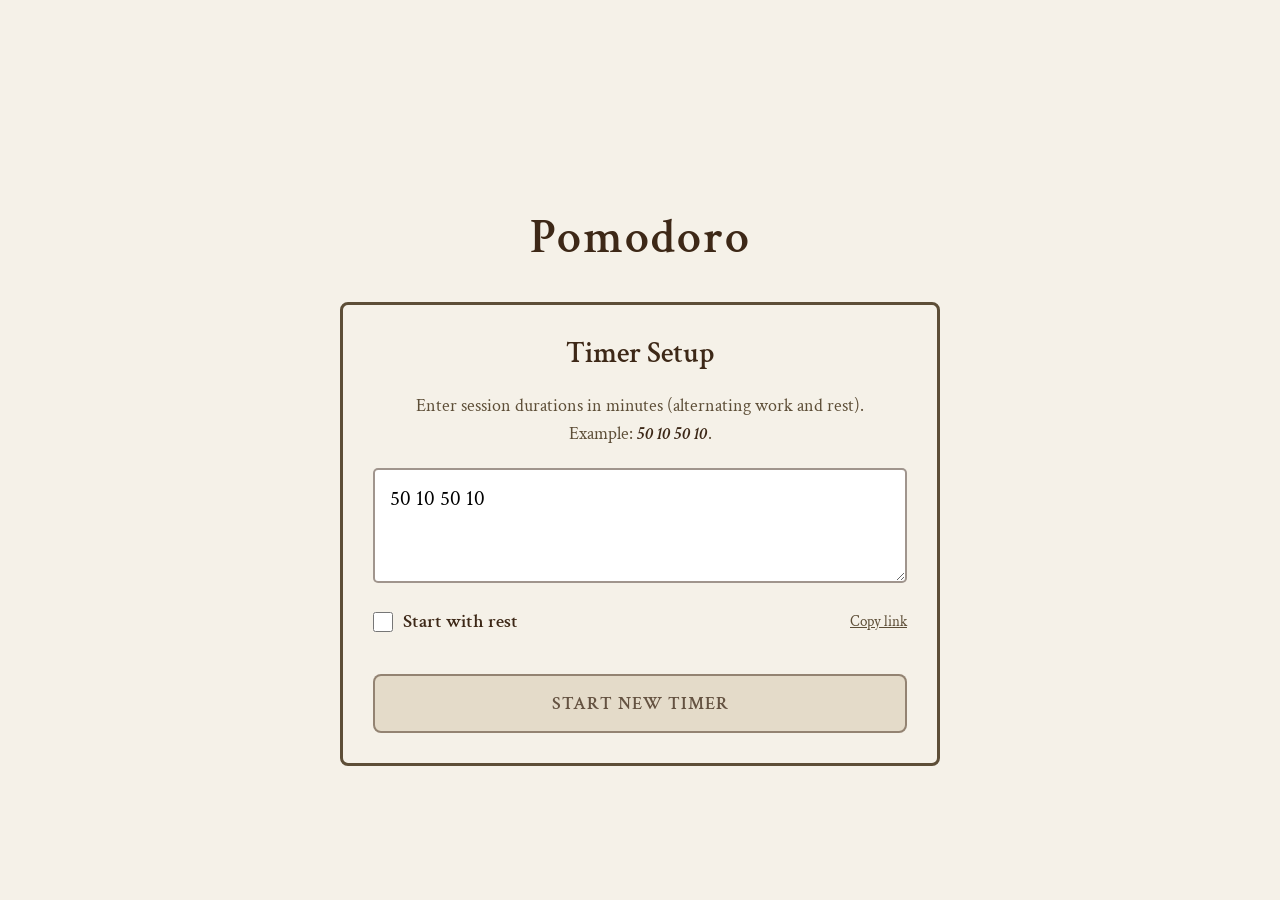
<file: index.html>
<!DOCTYPE html>
<html lang="en">
<head>
  <meta charset="UTF-8">
  <meta name="viewport" content="width=device-width, initial-scale=1.0">
  <meta name="theme-color" content="#f5f1e8">
  <meta name="description" content="A simple and elegant pomodoro timer">
  <meta name="mobile-web-app-capable" content="yes">
  <meta name="apple-mobile-web-app-capable" content="yes">
  <meta name="apple-mobile-web-app-status-bar-style" content="default">
  <meta name="apple-mobile-web-app-title" content="Pomodoro">
  <title>Pomodoro Timer</title>
  <link rel="manifest" href="/time/manifest.json">
  <link rel="icon" type="image/png" sizes="192x192" href="/time/icon-192.png">
  <link rel="apple-touch-icon" href="/time/icon-512.png">
  <link href="https://fonts.googleapis.com/css2?family=Crimson+Text:wght@400;600&display=swap" rel="stylesheet">
  <link rel="stylesheet" href="style.css">
</head>
<body>
  <div class="container">
    <h1 id="currentTime">Pomodoro</h1>

    <audio id="shimmerSound" preload="auto">
      <source src="shimmer.mp3" type="audio/mpeg">
    </audio>

    <!-- Menu Overlay -->
    <div class="menu-overlay" id="menuOverlay">
      <div class="menu-buttons">
        <button id="displaySettingsBtn">DISPLAY SETTINGS</button>
        <button id="rotateBtn">ROTATE 90&deg;</button>
        <button id="stopTimerBtn">STOP THIS TIMER</button>
      </div>
    </div>

    <!-- Display Settings Modal -->
    <div class="settings-modal" id="settingsModal">
      <div class="settings-modal-content">
        <div class="settings-title">Display Settings</div>

        <div class="checkbox-container">
          <input type="checkbox" id="showWorkNumbersCheckbox">
          <label for="showWorkNumbersCheckbox">Show number in the work rectangle</label>
        </div>

        <div class="checkbox-container">
          <input type="checkbox" id="largeTimeCheckbox" checked>
          <label for="largeTimeCheckbox">Bigger font for time</label>
        </div>

        <div class="checkbox-container" style="flex-direction: column; align-items: flex-start; gap: 8px;">
          <label for="workColorPicker">Work rectangle color:</label>
          <div style="display: flex; gap: 10px; align-items: center;">
            <div class="color-preset" data-color="#839da3" style="background: #839da3;" title="Blue"></div>
            <div class="color-preset" data-color="#8cac75" style="background: #8cac75;" title="Green"></div>
            <div class="color-preset" data-color="#d09189" style="background: #d09189;" title="Rose"></div>
            <input type="color" id="workColorPicker" value="#839da3">
          </div>
        </div>

        <button class="close-modal-btn" id="closeModalBtn">CLOSE</button>
      </div>
    </div>

    <!-- Timer Setup Screen -->
    <div class="setup-panel" id="setupPanel">
      <button class="install-button" id="installButton">INSTALL APP</button>

      <div class="settings-title">Timer Setup</div>

      <div class="saved-timers" id="savedTimersSection" style="display: none;">
        <div class="saved-timers-title">Saved timers:</div>
        <div class="saved-timers-list" id="savedTimersList"></div>
      </div>

      <div class="settings-description">
        Enter session durations in minutes (alternating work and rest).<br>
        Example: <em>50 10 50 10</em>.
      </div>

      <textarea class="sessions-input" id="sessionsInput" rows="3" placeholder="50 10 50 10">50 10 50 10</textarea>

      <div class="checkbox-container">
        <input type="checkbox" id="startWithRestCheckbox">
        <label for="startWithRestCheckbox">Start with rest</label>
        <span class="copy-link" id="copyLinkBtn">Copy link</span>
      </div>

      <button class="apply-settings-btn" id="applySettingsBtn">START NEW TIMER</button>
    </div>

    <div class="timer-section hidden" id="timerSection">
      <button class="menu-button" id="menuBtn"></button>

      <div class="timer-blocks" id="timerBlocks">
      </div>

      <div class="controls">
        <button id="startStopBtn">START</button>
        <button id="resetBtn">RESET</button>
      </div>
    </div>
  </div>

  <script type="module" src="js/main.js"></script>
</body>
</html>
</file>
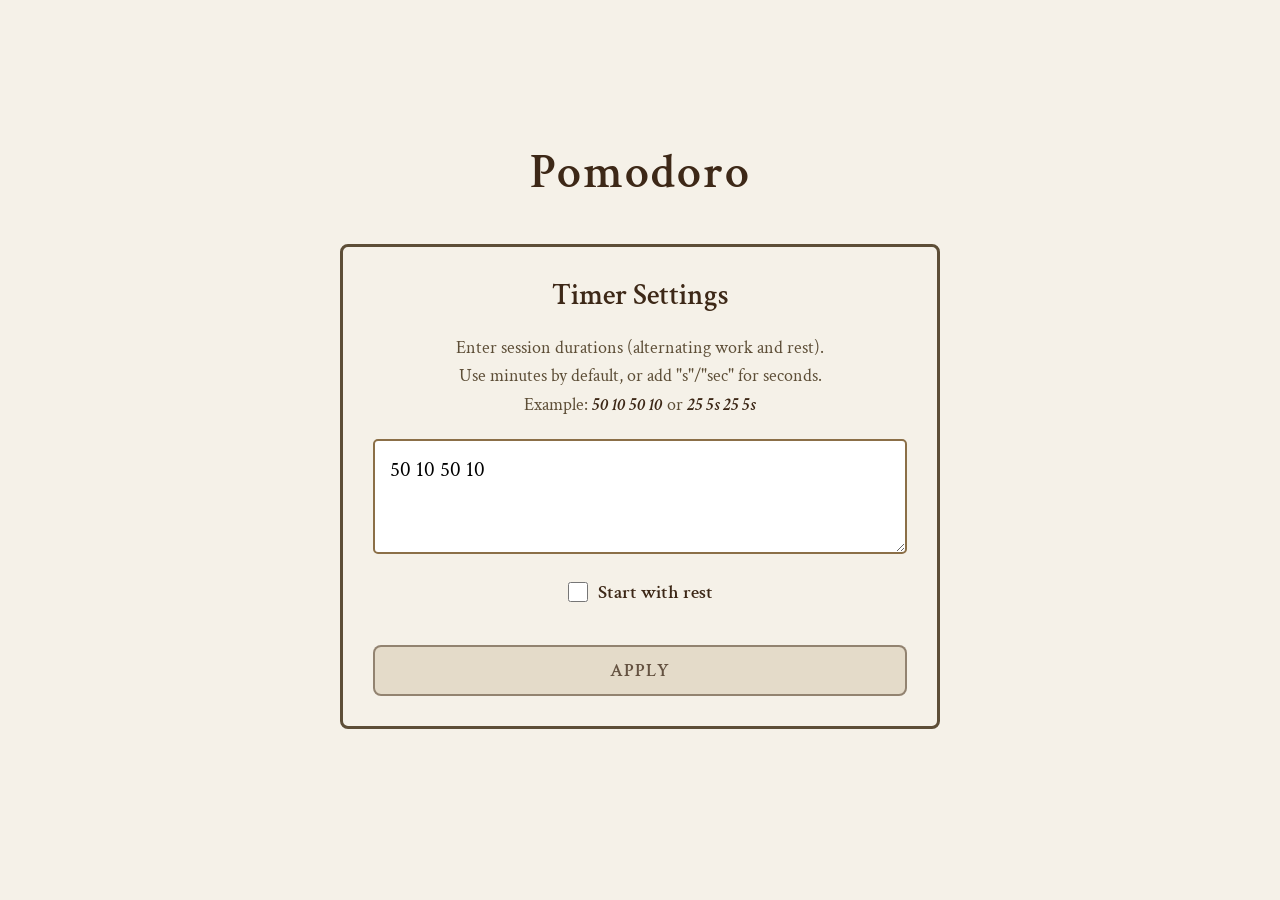
<file: pomodoro.html>
<!DOCTYPE html>
<html lang="en">
<head>
    <meta charset="UTF-8">
    <meta name="viewport" content="width=device-width, initial-scale=1.0">
    <meta name="theme-color" content="#f5f1e8">
    <meta name="description" content="A simple and elegant pomodoro timer">
    <meta name="mobile-web-app-capable" content="yes">
    <meta name="apple-mobile-web-app-capable" content="yes">
    <meta name="apple-mobile-web-app-status-bar-style" content="default">
    <meta name="apple-mobile-web-app-title" content="Pomodoro">
    <title>Pomodoro Timer</title>
    <link rel="manifest" href="/manifest.json">
    <link href="https://fonts.googleapis.com/css2?family=Crimson+Text:wght@400;600&display=swap" rel="stylesheet">
    <style>
        * {
            margin: 0;
            padding: 0;
            box-sizing: border-box;
        }

        body {
            font-family: 'Crimson Text', serif;
            background: #f5f1e8;
            min-height: 100vh;
            display: flex;
            justify-content: center;
            align-items: center;
            padding: 40px 20px;
            position: relative;
            transition: background-color 1s ease-in-out;
        }

        body.rest-mode {
            background: #76c9e9e0;
        }

        .container {
            max-width: 600px;
            width: 100%;
        }

        h1 {
            text-align: center;
            color: #3d2817;
            font-size: 3rem;
            margin-bottom: 40px;
            font-weight: 600;
            letter-spacing: 2px;
            font-variant-numeric: tabular-nums;
        }

        .timer-blocks {
            display: flex;
            flex-direction: column;
            gap: 0px;
            margin-bottom: 40px;
        }

        .timer-block {
            position: relative;
            background: #d4c5a980;
            border-radius: 3px;
            transition: all 0.3s ease;
            height: 60px;
            width: 100%;
            display: flex;
            align-items: center;
        }

        .timer-block.rest {
            height: 30px;
        }

        .timer-block.work:not(.first-work) {
            margin-top: 10px;
        }

        .block-fill {
            position: absolute;
            top: 0;
            left: 0;
            height: 100%;
            transition: width 0.5s ease;
            border-radius: 3px;
        }

        .timer-block.rest .block-fill {
            display: none;
        }

        .timer-block.work .block-fill {
            background: linear-gradient(90deg, #91dc78 0%, #7ec268 100%);
        }

        .timer-block.rest .block-fill {
            background: linear-gradient(90deg, #89bbcb 0%, #83c0b5 100%);
        }

        .block-content {
            position: relative;
            display: flex;
            justify-content: space-between;
            align-items: center;
            width: 100%;
            padding: 0 30px;
            z-index: 1;
        }

        .block-label {
            font-size: 20px;
            color: #3d2817;
            font-weight: 600;
        }

        .block-time {
            font-size: 21px;
            color: #3d2817;
            font-weight: 600;
            font-variant-numeric: tabular-nums;
        }

        .controls {
            display: flex;
            justify-content: center;
            gap: 20px;
            flex-wrap: wrap;
        }

        button {
            font-family: 'Crimson Text', serif;
            font-size: 1.1rem;
            font-weight: 600;
            padding: 12px 35px;
            background: #d4c5a980;
            color: #3d2817c4;
            border: 2px solid #3d28177d;
            border-radius: 8px;
            cursor: pointer;
            transition: all 0.3s ease;
            letter-spacing: 1px;
        }

        button:hover {
            background: #d4c5a9;
            transform: translateY(-2px);
            box-shadow: 0 4px 8px rgba(0,0,0,0.2);
        }

        button:active {
            transform: translateY(0);
        }

        button:disabled {
            opacity: 0.6;
            cursor: not-allowed;
        }

        button:disabled:hover {
            transform: none;
            box-shadow: none;
        }

        .timer-block.completed {
            opacity: 0.5;
        }

        .active-dot {
            position: absolute;
            left: 11px;
            width: 8px;
            height: 8px;
            background: #5d4e37;
            border-radius: 50%;
            display: none;
            z-index: 1000;
        }

        .timer-block.active .active-dot {
            display: block;
        }

        .settings-panel {
            background: #f5f1e8;
            border: 3px solid #5d4e37;
            border-radius: 8px;
            padding: 30px;
            margin-bottom: 30px;
        }

        .settings-panel.hidden {
            display: none;
        }

        .settings-title {
            font-size: 1.8rem;
            color: #3d2817;
            font-weight: 600;
            margin-bottom: 20px;
            text-align: center;
        }

        .settings-description {
            font-size: 1.1rem;
            color: #5d4e37;
            margin-bottom: 20px;
            text-align: center;
            line-height: 1.6;
        }

        .settings-description em {
            font-style: italic;
            color: #3d2817;
            font-weight: 600;
        }

        .sessions-input {
            font-family: 'Crimson Text', serif;
            font-size: 1.3rem;
            padding: 15px;
            background: #fff;
            border: 2px solid #8b6f47;
            border-radius: 5px;
            width: 100%;
            resize: vertical;
            margin-bottom: 20px;
        }

        .sessions-input:focus {
            outline: none;
            border-color: #5d4e37;
        }

        .apply-settings-btn {
            width: 100%;
            margin-top: 20px;
        }

        .checkbox-container {
            display: flex;
            align-items: center;
            justify-content: center;
            gap: 10px;
            margin-bottom: 20px;
        }

        .checkbox-container input[type="checkbox"] {
            width: 20px;
            height: 20px;
            cursor: pointer;
        }

        .checkbox-container label {
            font-size: 1.2rem;
            color: #3d2817;
            font-weight: 600;
            cursor: pointer;
        }

        .timer-section.hidden {
            display: none;
        }
    </style>
</head>
<body>
    <div class="container">
        <h1 id="currentTime">Pomodoro</h1>

        <audio id="shimmerSound" preload="auto">
            <source src="shimmer.mp3" type="audio/mpeg">
        </audio>

        <div class="settings-panel" id="settingsPanel">
            <div class="settings-title">Timer Settings</div>
            
            <div class="settings-description">
                Enter session durations (alternating work and rest).<br>
                Use minutes by default, or add "s"/"sec" for seconds.<br>
                Example: <em>50 10 50 10</em> or <em>25 5s 25 5s</em>
            </div>
            
            <textarea class="sessions-input" id="sessionsInput" rows="3" placeholder="50 10 50 10">50 10 50 10</textarea>

            <div class="checkbox-container">
                <input type="checkbox" id="startWithRestCheckbox">
                <label for="startWithRestCheckbox">Start with rest</label>
            </div>

            <button class="apply-settings-btn" id="applySettingsBtn">APPLY</button>
        </div>

        <div class="timer-section hidden" id="timerSection">
            <div class="timer-blocks" id="timerBlocks">
            </div>

            <div class="controls">
                <button id="startStopBtn">START</button>
                <button id="resetBtn">RESET</button>
            </div>
        </div>
    </div>

    <script>
        const settingsPanel = document.getElementById('settingsPanel');
        const timerSection = document.getElementById('timerSection');
        const timerBlocks = document.getElementById('timerBlocks');
        const applySettingsBtn = document.getElementById('applySettingsBtn');
        const startStopBtn = document.getElementById('startStopBtn');
        const resetBtn = document.getElementById('resetBtn');
        const currentTime = document.getElementById('currentTime');
        const shimmerSound = document.getElementById('shimmerSound');

        let isRunning = false;
        let currentBlockIndex = 0;
        let interval = null;
        let timeRemaining = [];
        let blocks = [];
        let maxDuration = 0;
        let wakeLock = null;

        // Request wake lock to prevent screen from going blank
        async function requestWakeLock() {
            try {
                wakeLock = await navigator.wakeLock.request('screen');
                console.log('Wake Lock activated');
                
                wakeLock.addEventListener('release', () => {
                    console.log('Wake Lock released');
                });
            } catch (err) {
                console.error(`${err.name}, ${err.message}`);
            }
        }

        // Release wake lock
        function releaseWakeLock() {
            if (wakeLock !== null) {
                wakeLock.release();
                wakeLock = null;
            }
        }

        // Reacquire wake lock if page becomes visible again
        document.addEventListener('visibilitychange', () => {
            if (document.visibilityState === 'visible' && isRunning) {
                requestWakeLock();
            }
        });

        function generateTimerBlocks() {
            const sessionsInput = document.getElementById('sessionsInput').value;
            const tokens = sessionsInput.trim().split(/\s+/);
            
            // Parse durations - support minutes (default), seconds (20s or 20sec)
            const durations = tokens.map(token => {
                if (token.endsWith('sec')) {
                    const num = parseInt(token.slice(0, -3));
                    return !isNaN(num) && num > 0 ? num : null;
                } else if (token.endsWith('s')) {
                    const num = parseInt(token.slice(0, -1));
                    return !isNaN(num) && num > 0 ? num : null;
                } else {
                    const num = parseInt(token);
                    return !isNaN(num) && num > 0 ? num * 60 : null; // Convert minutes to seconds
                }
            }).filter(d => d !== null);

            if (durations.length === 0) {
                alert('Please enter at least one duration');
                return false;
            }

            // Find max duration for proportional sizing
            maxDuration = Math.max(...durations);

            // Clear existing blocks
            timerBlocks.innerHTML = '';
            blocks = [];
            timeRemaining = [];

            // Check if starting with rest
            const startWithRest = document.getElementById('startWithRestCheckbox').checked;

            // Track if we've seen the first work block
            let firstWorkSeen = false;

            // Create blocks alternating between work and rest
            durations.forEach((duration, index) => {
                const type = startWithRest
                    ? (index % 2 === 0 ? 'rest' : 'work')
                    : (index % 2 === 0 ? 'work' : 'rest');
                const typeCount = startWithRest
                    ? (type === 'work' ? Math.floor((index + 1) / 2) + 1 : Math.floor(index / 2) + 1)
                    : (Math.floor(index / 2) + 1);
                const isFirstWork = type === 'work' && !firstWorkSeen;
                if (type === 'work') firstWorkSeen = true;
                createBlock(type, typeCount, duration, index, isFirstWork);
            });

            blocks = document.querySelectorAll('.timer-block');
            return true;
        }

        function createBlock(type, number, duration, index, isFirstWork = false) {
            const block = document.createElement('div');
            block.className = `timer-block ${type}${isFirstWork ? ' first-work' : ''}`;
            block.dataset.index = index;
            block.dataset.duration = duration;

            const label = type === 'work' 
                ? `Work (${number})`
                : `Rest`;

            // Calculate proportional width
            const proportionalWidth = (duration / maxDuration) * 100;

            block.innerHTML = `
                <span class="active-dot"></span>
                <div class="block-fill" style="width: ${proportionalWidth}%;"></div>
                <div class="block-content">
                    <span class="block-label">${label}</span>
                    <span class="block-time">${formatTime(duration)}</span>
                </div>
            `;

            timerBlocks.appendChild(block);
            timeRemaining[index] = duration;
        }

        function formatTime(seconds) {
            const mins = Math.floor(seconds / 60);
            const secs = seconds % 60;
            return `${mins.toString().padStart(2, '0')}:${secs.toString().padStart(2, '0')}`;
        }

        function updateBlockDisplay(index) {
            const block = blocks[index];
            const timeDisplay = block.querySelector('.block-time');
            const fill = block.querySelector('.block-fill');
            const duration = parseInt(block.dataset.duration);
            const remaining = timeRemaining[index];
            
            timeDisplay.textContent = formatTime(remaining);
            
            // Update main current time display
            currentTime.textContent = formatTime(remaining);
            
            // Calculate width proportional to maxDuration
            const proportionalWidth = (remaining / maxDuration) * 100;
            fill.style.width = proportionalWidth + '%';
        }

        function updateRestMode() {
            if (currentBlockIndex < blocks.length) {
                const currentBlock = blocks[currentBlockIndex];
                if (currentBlock.classList.contains('rest')) {
                    document.body.classList.add('rest-mode');
                } else {
                    document.body.classList.remove('rest-mode');
                }
            } else {
                document.body.classList.remove('rest-mode');
            }
        }

        function tick() {
            if (currentBlockIndex >= blocks.length) {
                isRunning = false;
                if (interval) {
                    clearInterval(interval);
                    interval = null;
                }
                startStopBtn.textContent = 'COMPLETED';
                startStopBtn.disabled = true;
                currentTime.textContent = 'Pomodoro';
                document.body.classList.remove('rest-mode');
                releaseWakeLock();
                return;
            }

            const currentBlock = blocks[currentBlockIndex];
            
            // Decrease time
            if (timeRemaining[currentBlockIndex] > 0) {
                timeRemaining[currentBlockIndex]--;
                updateBlockDisplay(currentBlockIndex);
            } else {
                // Current block finished
                const wasWork = currentBlock.classList.contains('work');
                const wasRest = currentBlock.classList.contains('rest');

                currentBlock.classList.remove('active');
                currentBlock.classList.add('completed');
                currentBlockIndex++;

                // Play sound when work or rest ends
                if (wasWork || wasRest) {
                    shimmerSound.currentTime = 0;
                    shimmerSound.play().catch(e => console.log('Sound play failed:', e));
                }

                if (currentBlockIndex < blocks.length) {
                    blocks[currentBlockIndex].classList.add('active');
                    currentTime.textContent = formatTime(timeRemaining[currentBlockIndex]);
                    updateRestMode();
                } else {
                    isRunning = false;
                    if (interval) {
                        clearInterval(interval);
                        interval = null;
                    }
                    startStopBtn.textContent = 'COMPLETED';
                    startStopBtn.disabled = true;
                    currentTime.textContent = 'Pomodoro';
                    document.body.classList.remove('rest-mode');
                    releaseWakeLock();
                }
            }
        }

        function startTimer() {
            if (!isRunning) {
                isRunning = true;
                startStopBtn.textContent = 'PAUSE';
                blocks[currentBlockIndex].classList.add('active');
                updateRestMode();
                requestWakeLock();

                // Play sound when starting the first interval
                if (currentBlockIndex === 0) {
                    shimmerSound.currentTime = 0;
                    shimmerSound.play().catch(e => console.log('Sound play failed:', e));
                }

                interval = setInterval(tick, 1000);
            }
        }

        function stopTimer() {
            isRunning = false;
            startStopBtn.textContent = 'RESUME';
            if (interval) {
                clearInterval(interval);
                interval = null;
            }
            blocks.forEach(block => block.classList.remove('active'));
            document.body.classList.remove('rest-mode');
            releaseWakeLock();
        }

        function resetTimer() {
            stopTimer();
            settingsPanel.classList.remove('hidden');
            timerSection.classList.add('hidden');
            currentBlockIndex = 0;
            startStopBtn.disabled = false;
            currentTime.textContent = 'Pomodoro';
            document.body.classList.remove('rest-mode');
            releaseWakeLock();
        }

        applySettingsBtn.addEventListener('click', () => {
            // Initialize audio on user interaction to avoid autoplay restrictions
            shimmerSound.load();

            if (generateTimerBlocks()) {
                settingsPanel.classList.add('hidden');
                timerSection.classList.remove('hidden');
                currentBlockIndex = 0;
                isRunning = false;
                startStopBtn.textContent = 'START';
                startStopBtn.disabled = false;
                // Initialize current time display
                if (timeRemaining.length > 0) {
                    currentTime.textContent = formatTime(timeRemaining[0]);
                }
            }
        });

        startStopBtn.addEventListener('click', () => {
            if (isRunning) {
                stopTimer();
            } else {
                startTimer();
            }
        });

        resetBtn.addEventListener('click', resetTimer);

        // Register service worker for PWA
        if ('serviceWorker' in navigator) {
            window.addEventListener('load', () => {
                navigator.serviceWorker.register('/sw.js')
                    .then(registration => {
                        console.log('Service Worker registered successfully:', registration.scope);
                    })
                    .catch(error => {
                        console.log('Service Worker registration failed:', error);
                    });
            });
        }
    </script>
</body>
</html>
</file>
<file: style.css>
* {
  margin: 0;
  padding: 0;
  box-sizing: border-box;
}

body {
  font-family: 'Crimson Text', serif;
  background: #f5f1e8;
  min-height: 100vh;
  display: flex;
  justify-content: center;
  align-items: center;
  padding: 20px;
  padding-top: 100px;
  position: relative;
  transition: background-color 1s ease-in-out;
}

body.rest-mode {
  background: #041837fa;
}

body.rest-mode h1 {
  color: #e4dbc9;
}

/* Manual rotation of the whole page (menu > ROTATE 90deg) */
html[data-rotation] {
  overflow: hidden;
}

html[data-rotation] body {
  height: 100%;
  min-height: 0;
  overflow: auto;
}

html[data-rotation="180"] {
  width: 100vw;
  height: 100vh;
  transform: rotate(180deg);
}

html[data-rotation="90"],
html[data-rotation="270"] {
  width: 100vh;
  height: 100vw;
  transform-origin: top left;
}

html[data-rotation="90"] {
  transform: rotate(90deg) translateY(-100%);
}

html[data-rotation="270"] {
  transform: rotate(270deg) translateX(-100%);
}

.container {
  max-width: 600px;
  width: 100%;
}

h1 {
  text-align: center;
  color: #3d2817;
  font-size: 3rem;
  line-height: 1;
  margin-bottom: 40px;
  transition: color 1s ease-in-out;
  font-weight: 600;
  letter-spacing: 2px;
  font-variant-numeric: tabular-nums;
  height: 3rem;
  display: flex;
  align-items: center;
  justify-content: center;
}

body.setting-large-time.screen-timer h1 {
  font-size: 6rem;
  height: 6rem;
}

body.setting-large-time.screen-timer.timer-completed h1 {
  font-size: 3rem !important;
  height: 6rem !important;
}

body.timer-completed h1 {
  font-size: 3rem !important;
  height: 3rem !important;
}

.timer-blocks {
  display: flex;
  flex-direction: column;
  gap: 0px;
}

.timer-block {
  position: relative;
  background: #e4dbc9;
  border-radius: 0;
  transition: all 0.3s ease;
  height: 60px;
  width: 100%;
  display: flex;
  align-items: center;
}

.timer-block:first-child {
  border-top-left-radius: 3px;
  border-top-right-radius: 3px;
}

.timer-block:last-child {
  border-bottom-left-radius: 3px;
  border-bottom-right-radius: 3px;
}

.timer-block.rest {
  height: 30px;
}

.block-fill {
  position: absolute;
  top: 0;
  left: 0;
  height: 100%;
  transition: width 0.5s ease;
  border-radius: 3px;
}

.timer-block.rest .block-fill {
  display: none;
}

.timer-block.work .block-fill {
  background: var(--custom-work-color, #839da3);
}

.timer-block.rest .block-fill {
  background: linear-gradient(90deg, #89bbcb 0%, #83c0b5 100%);
}

.block-content {
  position: relative;
  display: flex;
  justify-content: space-between;
  align-items: center;
  width: 100%;
  padding: 0 30px;
  z-index: 1;
}

.timer-block.work .block-label,
.timer-block.work .block-time {
  color: #3d2817;
  font-weight: 600;
}

.timer-block.work .block-label {
  font-size: 20px;
}

.timer-block.work .block-time {
  font-size: 21px;
  font-variant-numeric: tabular-nums;
}

.timer-block.rest .block-label,
.timer-block.rest .block-time {
  color: #3d2817;
  font-weight: 600;
}

.timer-block.rest .block-label {
  font-size: 20px;
}

.timer-block.rest .block-time {
  font-size: 21px;
  font-variant-numeric: tabular-nums;
}

.controls {
  position: fixed;
  bottom: 0;
  left: 0;
  right: 0;
  display: flex;
  justify-content: center;
  padding: 20px;
  padding-bottom: 40px;
  background: transparent;
}

.menu-button {
  position: fixed;
  top: 30px;
  left: 50%;
  transform: translateX(-50%);
  width: 40px;
  height: 40px;
  border-radius: 50%;
  background: #e4dbc9;
  border: 2px solid #3d28177d;
  cursor: pointer;
  transition: all 0.3s ease;
  padding: 0;
  display: none;
}

.menu-button.visible {
  display: block;
}

.menu-button:hover {
  background: #d4c5a9;
  transform: translateX(-50%) translateY(-2px);
  box-shadow: 0 4px 8px rgba(0,0,0,0.2);
}

button {
  font-family: 'Crimson Text', serif;
  font-size: 1.1rem;
  font-weight: 600;
  padding: 16px 35px;
  background: #e4dbc9;
  color: #3d2817c4;
  border: 2px solid #3d28177d;
  border-radius: 8px;
  cursor: pointer;
  transition: all 0.3s ease;
  letter-spacing: 1px;
}

#startStopBtn {
  font-size: 20px;
  min-width: 200px;
}

#resetBtn {
  display: none;
}

button:hover {
  background: #d4c5a9;
  transform: translateY(-2px);
  box-shadow: 0 4px 8px rgba(0,0,0,0.2);
}

button:active {
  transform: translateY(0);
}

button:disabled {
  opacity: 0.6;
  cursor: not-allowed;
}

button:disabled:hover {
  transform: none;
  box-shadow: none;
}

.timer-block.completed {
  opacity: 0.5;
}

.active-dot {
  position: absolute;
  left: 11px;
  width: 8px;
  height: 8px;
  background: #3d2817;
  border-radius: 50%;
  display: none;
  z-index: 1000;
}

.timer-block.active .active-dot {
  display: block;
}

.setup-panel {
  background: #f5f1e8;
  border: 3px solid #5d4e37;
  border-radius: 8px;
  padding: 30px;
}

.setup-panel.hidden {
  display: none;
}

.settings-title {
  font-size: 1.8rem;
  color: #3d2817;
  font-weight: 600;
  margin-bottom: 20px;
  text-align: center;
}

.settings-description {
  font-size: 1.1rem;
  color: #5d4e37;
  margin-bottom: 20px;
  text-align: center;
  line-height: 1.6;
}

.settings-description em {
  font-style: italic;
  color: #3d2817;
  font-weight: 600;
}

.sessions-input {
  font-family: 'Crimson Text', serif;
  font-size: 1.3rem;
  padding: 15px;
  background: #fff;
  border: 2px solid #3d28177d;
  border-radius: 5px;
  width: 100%;
  resize: vertical;
  margin-bottom: 20px;
}

.sessions-input:focus {
  outline: none;
  border-color: #3d2817;
}

.apply-settings-btn {
  width: 100%;
  margin-top: 20px;
}

.checkbox-container {
  display: flex;
  align-items: center;
  justify-content: flex-start;
  gap: 10px;
  margin-bottom: 20px;
}

.checkbox-container input[type="checkbox"] {
  width: 20px;
  height: 20px;
  cursor: pointer;
}

.checkbox-container label {
  font-size: 1.2rem;
  color: #3d2817;
  font-weight: 600;
  cursor: pointer;
}

.timer-section.hidden {
  display: none;
}

.menu-overlay {
  position: fixed;
  top: 0;
  left: 0;
  right: 0;
  bottom: 0;
  background: rgba(0, 0, 0, 0.3);
  display: none;
  justify-content: center;
  align-items: center;
  z-index: 10001;
}

.menu-overlay.visible {
  display: flex;
}

.menu-buttons {
  display: flex;
  flex-direction: column;
  gap: 15px;
  padding: 30px;
  background: #f5f1e8;
  border: 3px solid #5d4e37;
  border-radius: 8px;
  max-width: 400px;
  width: 90%;
}

.settings-modal {
  position: fixed;
  top: 0;
  left: 0;
  right: 0;
  bottom: 0;
  background: transparent;
  display: none;
  justify-content: center;
  align-items: center;
  z-index: 2000;
  padding: 20px;
}

.settings-modal.visible {
  display: flex;
}

.settings-modal-content {
  background: #f5f1e8e5;
  border: 3px solid #5d4e37;
  border-radius: 8px;
  padding: 30px;
  max-width: 500px;
  width: 100%;
}

.close-modal-btn {
  width: 100%;
  margin-top: 20px;
}

.color-preset {
  width: 40px;
  height: 40px;
  border-radius: 5px;
  border: 2px solid #5d4e37;
  cursor: pointer;
  transition: transform 0.2s ease, box-shadow 0.2s ease;
}

.color-preset:hover {
  transform: scale(1.1);
  box-shadow: 0 2px 8px rgba(0,0,0,0.3);
}

.color-preset.selected {
  outline: 3px solid #3d2817;
  outline-offset: 2px;
}

.saved-timers {
  margin-bottom: 20px;
}

.saved-timers-title {
  font-size: 1.1rem;
  color: #3d2817;
  font-weight: 600;
  margin-bottom: 10px;
}

.saved-timers-list {
  display: flex;
  flex-wrap: wrap;
  gap: 8px;
}

.saved-timer-chip {
  display: inline-flex;
  align-items: center;
  gap: 8px;
  padding: 8px 12px;
  background: #d4c5a980;
  border: 2px solid #3d28177d;
  border-radius: 5px;
  cursor: pointer;
  transition: all 0.2s ease;
  font-size: 1rem;
  color: #3d2817;
  font-weight: 600;
  user-select: none;
}

.saved-timer-chip:hover {
  background: #d4c5a9;
  transform: translateY(-1px);
}

.saved-timer-delete {
  color: #8b6f47;
  font-weight: bold;
  cursor: pointer;
  font-size: 1.2rem;
  line-height: 1;
  padding: 0 2px;
}

.saved-timer-delete:hover {
  color: #5d4e37;
}

.install-button {
  display: none;
  background: #261c0d;
  color: #f5f1e8;
  border: 2px solid #000;
  margin: 0 auto;
  font-size: 15px;
  position: fixed;
  bottom: 2px;
  right: 4px;
}

.copy-link {
  color: #5d4e37;
  cursor: pointer;
  font-size: 0.95rem;
  text-decoration: underline;
  margin-left: auto;
}

.copy-link:hover {
  color: #3d2817;
}

.install-button:hover {
  background: #261c0d;
  transform: none;
  box-shadow: none;
}
</file>
